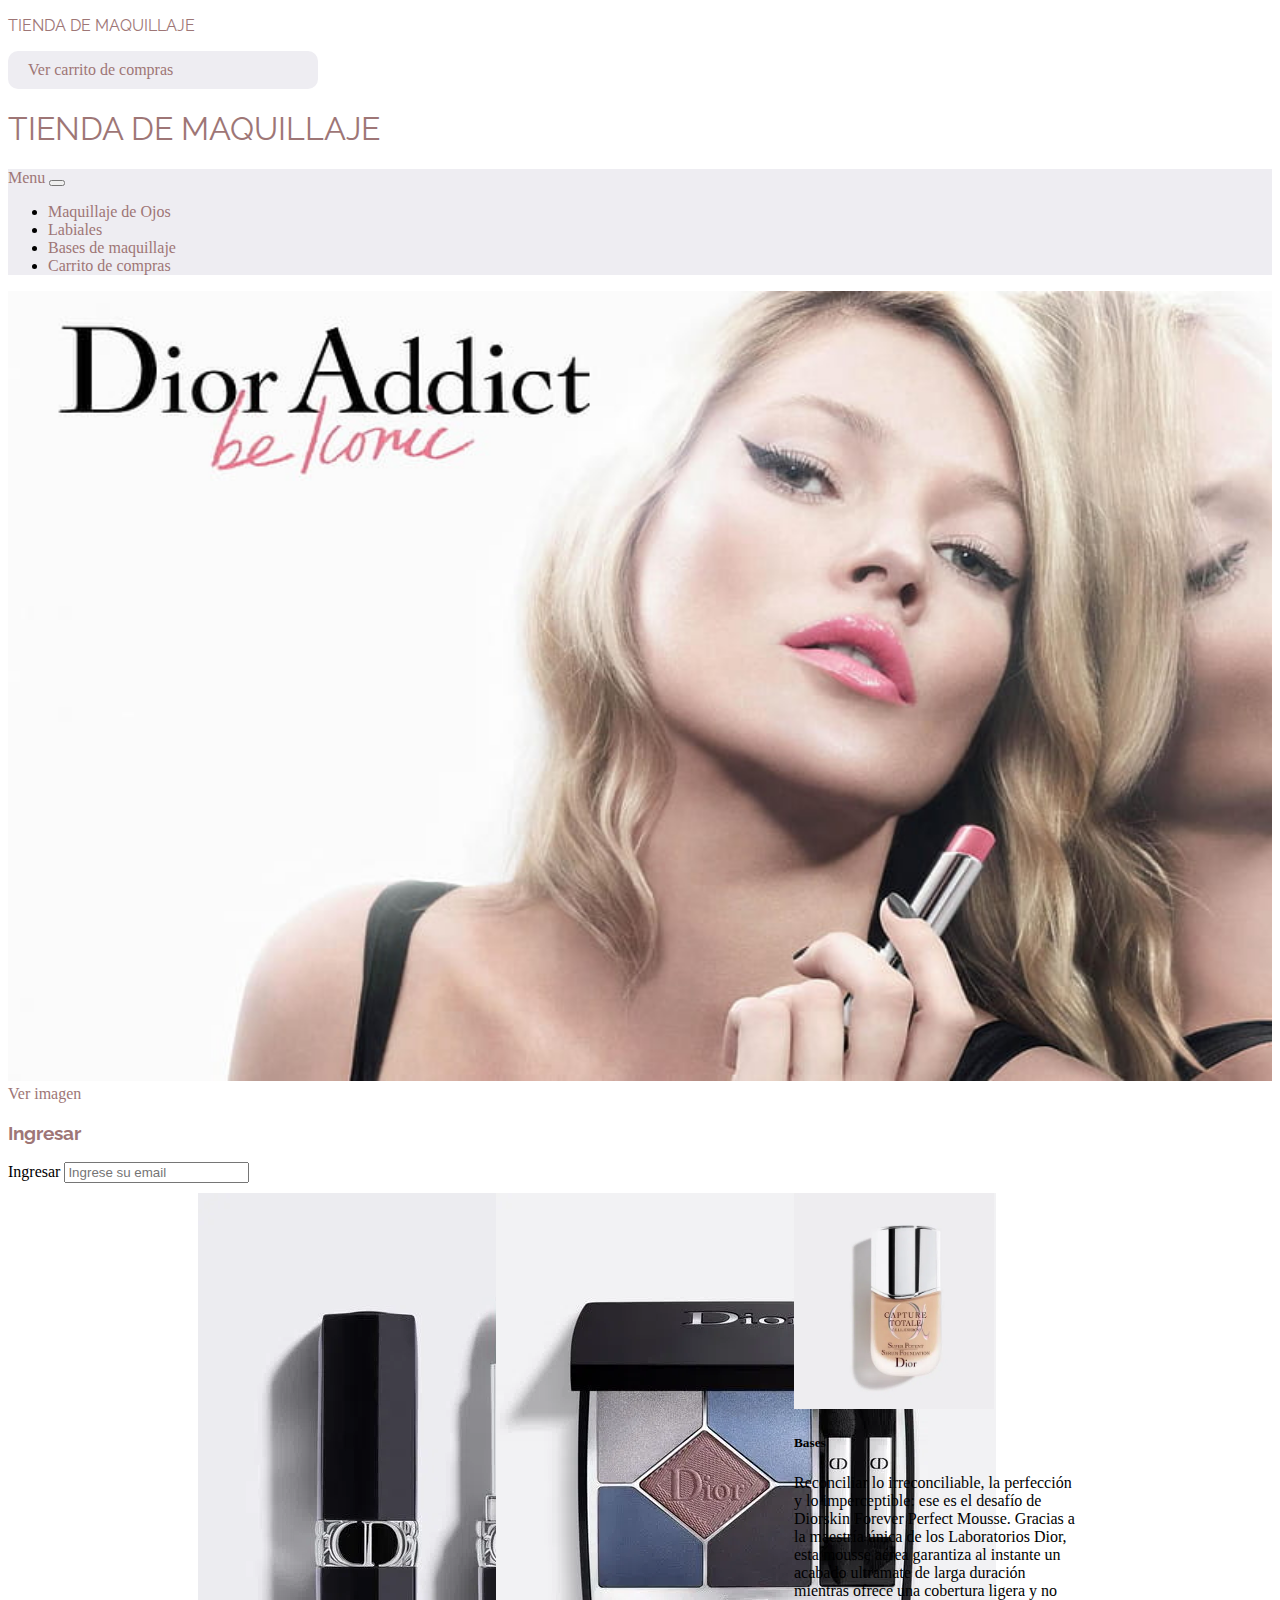
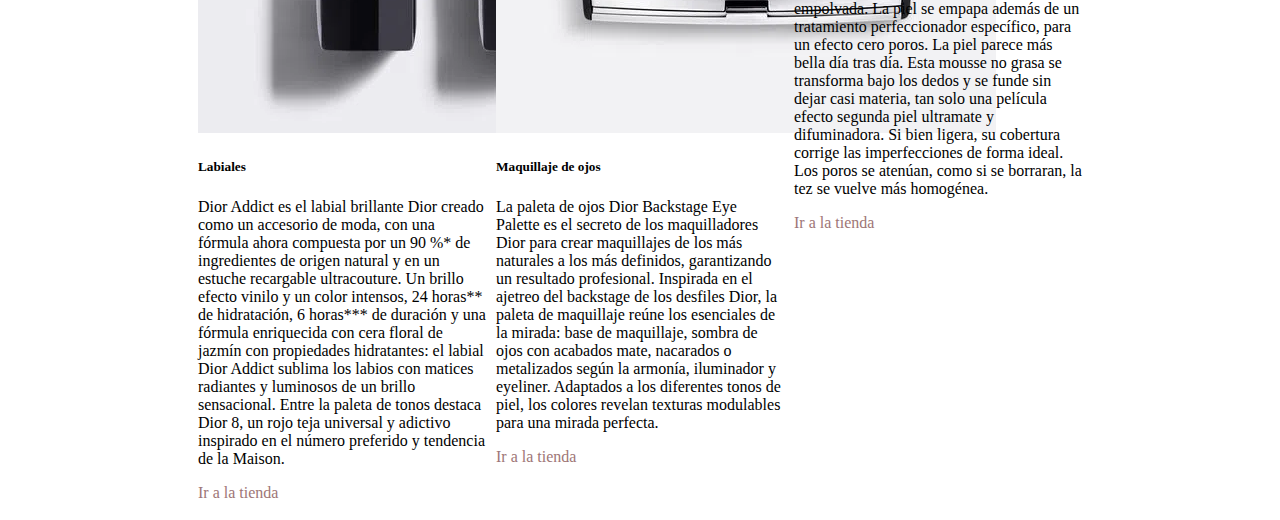
<file: Index.html>
<!DOCTYPE html>
<html lang="en">

<head>
    <meta charset="UTF-8">
    <meta http-equiv="X-UA-Compatible" content="IE=edge">
    <meta name="viewport" content="width=device-width, initial-scale=1.0">
    <meta name="description" content="Productos de maquillaje originales importados en cuotas">
    <meta name="keywords" content="maquillajes, dior, importados, labiales, sombras,bases">
    <link rel="shortcut icon" href="./images/imagenes/logo dior.png.jpg" type="image/x-icon">
    <link rel="preconnect" href="https://fonts.googleapis.com">
    <link rel="preconnect" href="https://fonts.gstatic.com" crossorigin>
    <link href="https://fonts.googleapis.com/css2?family=Raleway:ital,wght@0,500;1,400&display=swap" rel="stylesheet">
    <link href="https://cdn.jsdelivr.net/npm/bootstrap@5.3.0-alpha2/dist/css/bootstrap.min.css" rel="stylesheet" integrity="sha384-aFq/bzH65dt+w6FI2ooMVUpc+21e0SRygnTpmBvdBgSdnuTN7QbdgL+OapgHtvPp" crossorigin="anonymous">
    <link rel="stylesheet" href="./css/main.css"> 
    <title>Tienda de Maquillaje</title>
</head>
<div></div>
<body>
    <header
    class="encabezado">
    
        <p> TIENDA DE MAQUILLAJE</p> 
    </header>
    
    <div 
    class="enlaces">
        <a href="./pages/carrito.html" target="_blank">Ver carrito de compras<a>
    </div>

    <h1 id="titulo"
    class="nombre"> TIENDA DE MAQUILLAJE
    </h1>
        
 
    <nav class="navbar" style="background-color: rgb(238 237 242);">
     <div class="container-fluid">
       <a class="navbar-brand" href="#">Menu</a>
        <button class="navbar-toggler" type="button" data-bs-toggle="collapse" data-bs-target="#navbarNav" aria-controls="navbarNav" aria-expanded="false" aria-label="Toggle navigation">
          <span class="navbar-toggler-icon"></span>
          </button>
          <div class="collapse navbar-collapse" id="navbarNav">
            <ul class="navbar-nav">
              <li class="nav-item">
                <a class="nav-link" aria-current="page" href="./pages/maquillaje ojos.html">Maquillaje de Ojos</a>
              </li>
              <li class="nav-item">
                <a class="nav-link" href="./pages/labios.html">Labiales</a>
              </li>
              <li class="nav-item">
                <a class="nav-link" href="./pages/bases.html">Bases de maquillaje</a>
              </li>
              <li class="nav-item">
                <a class="nav-link" href="./pages/carrito.html">Carrito de compras</a>
              </li>
            </ul>
          </div>
        </div>
      </nav>
    
    </div>

    <div>
    <img src="./images/imagenes/portada.jpg" alt="portada" alt="Dior Addict"
    width="100%">
    </div>
    <a href="./images/imagenes/portada.jpg" target="_blank"> Ver imagen</a>
    <div class="nombre">
    <h3>Ingresar</h3>
    </div>
    <form action="" method="get">
        
        <label form="ingresar">Ingresar</label>
        <Input type="email" id="ingresar" placeholder="Ingrese su email"></Input> 
    </form>
    
    <div class="container">
      
    
      <div class="muestra">
        <div class="item1" style="width: 18rem;">
            <img src="./images/imagenes/rouge.webp" class="card-img-top" alt="labiales">
            <div class="card-body">
              <h5 class="card-title">Labiales</h5>
              <p class="card-text"> Dior Addict es el labial brillante Dior creado como un accesorio de moda, con una fórmula ahora compuesta por un 90 %* de ingredientes de origen natural y en un estuche recargable ultracouture.

                Un brillo efecto vinilo y un color intensos, 24 horas** de hidratación, 6 horas*** de duración y una fórmula enriquecida con cera floral de jazmín con propiedades hidratantes: el labial Dior Addict sublima los labios con matices radiantes y luminosos de un brillo sensacional. Entre la paleta de tonos destaca Dior 8, un rojo teja universal y adictivo inspirado en el número preferido y tendencia de la Maison.</p>
              <a href="./images/imagenes/labios.webp" class="btn btn-primary">Ir a la tienda</a>
            </div>
          </div>

          <div class="item2" style="width: 18rem;">
            <img src="./images/imagenes/sombras.webp" class="card-img-top" alt="maquillaje-de-ojos">
            <div class="card-body">
              <h5 class="card-title">Maquillaje de ojos</h5>
              <p class="card-text">La paleta de ojos Dior Backstage Eye Palette es el secreto de los maquilladores Dior para crear maquillajes de los más naturales a los más definidos, garantizando un resultado profesional.

                Inspirada en el ajetreo del backstage de los desfiles Dior, la paleta de maquillaje reúne los esenciales de la mirada: base de maquillaje, sombra de ojos con acabados mate, nacarados o metalizados según la armonía, iluminador y eyeliner.
                
                Adaptados a los diferentes tonos de piel, los colores revelan texturas modulables para una mirada perfecta.</p>
              <a href="./pages/maquillaje ojos.html" class="btn btn-primary">Ir a la tienda</a>
            </div>
          </div>

          <div class="item" style="width: 18rem;">
            <img src="./images/imagenes/Name_1718.webp" class="card-img-top" alt="bases-de-maquillaje">
            <div class="card-body">
              <h5 class="card-title">Bases</h5>
              <p class="card-text">Reconciliar lo irreconciliable, la perfección y lo imperceptible: ese es el desafío de Diorskin Forever Perfect Mousse. Gracias a la maestría única de los Laboratorios Dior, esta mousse aérea garantiza al instante un acabado ultramate de larga duración mientras ofrece una cobertura ligera y no empolvada. La piel se empapa además de un tratamiento perfeccionador específico, para un efecto cero poros. La piel parece más bella día tras día. Esta mousse no grasa se transforma bajo los dedos y se funde sin dejar casi materia, tan solo una película efecto segunda piel ultramate y difuminadora. Si bien ligera, su cobertura corrige las imperfecciones de forma ideal. Los poros se atenúan, como si se borraran, la tez se vuelve más homogénea.</p>
              <a href="./pages/bases.html" class="btn btn-primary">Ir a la tienda</a>
            </div>
          </div>


    

           
    
        </div>

      </div>
    

 
    </div>
    <footer id="pie">



    </footer>

    <script src="https://cdn.jsdelivr.net/npm/@popperjs/core@2.11.7/dist/umd/popper.min.js" integrity="sha384-zYPOMqeu1DAVkHiLqWBUTcbYfZ8osu1Nd6Z89ify25QV9guujx43ITvfi12/QExE" crossorigin="anonymous"></script>
    <script src="https://cdn.jsdelivr.net/npm/bootstrap@5.3.0-alpha3/dist/js/bootstrap.min.js" integrity="sha384-Y4oOpwW3duJdCWv5ly8SCFYWqFDsfob/3GkgExXKV4idmbt98QcxXYs9UoXAB7BZ" crossorigin="anonymous"></script>
</body>
</html>
</file>
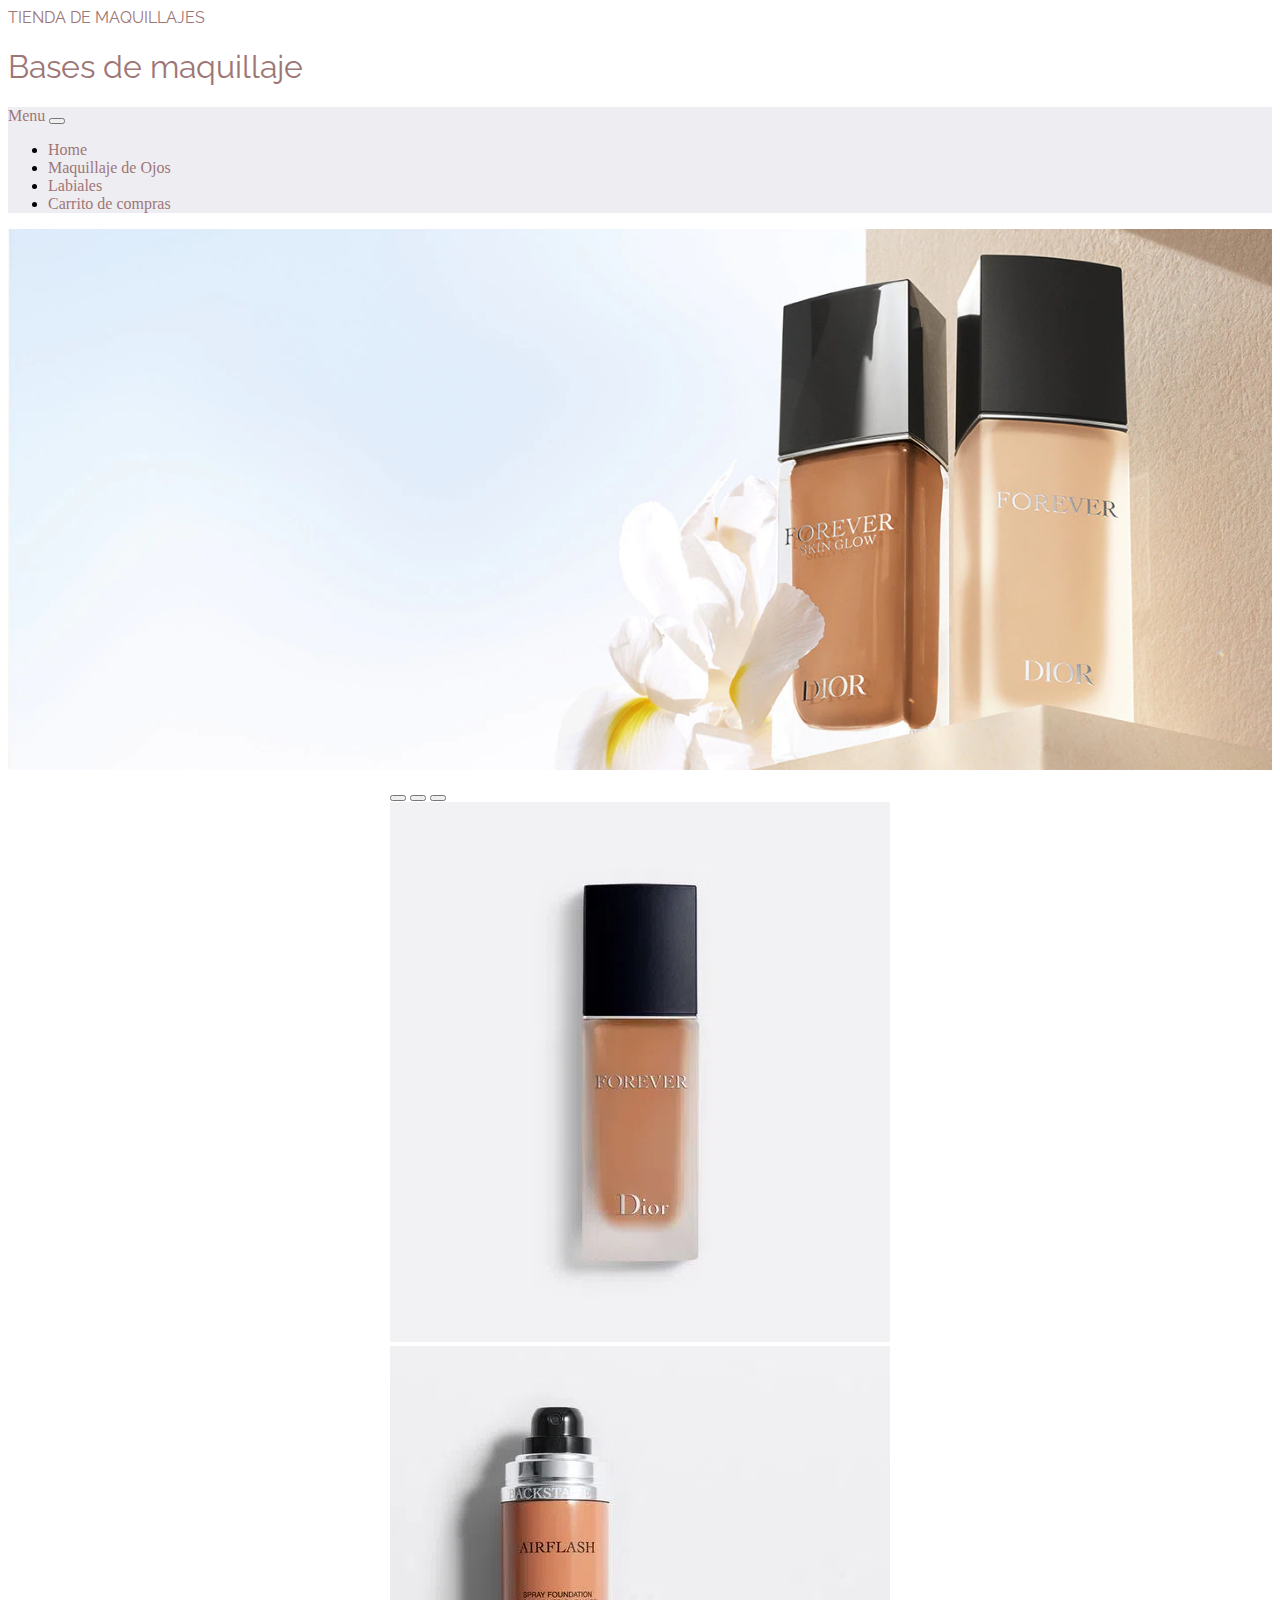
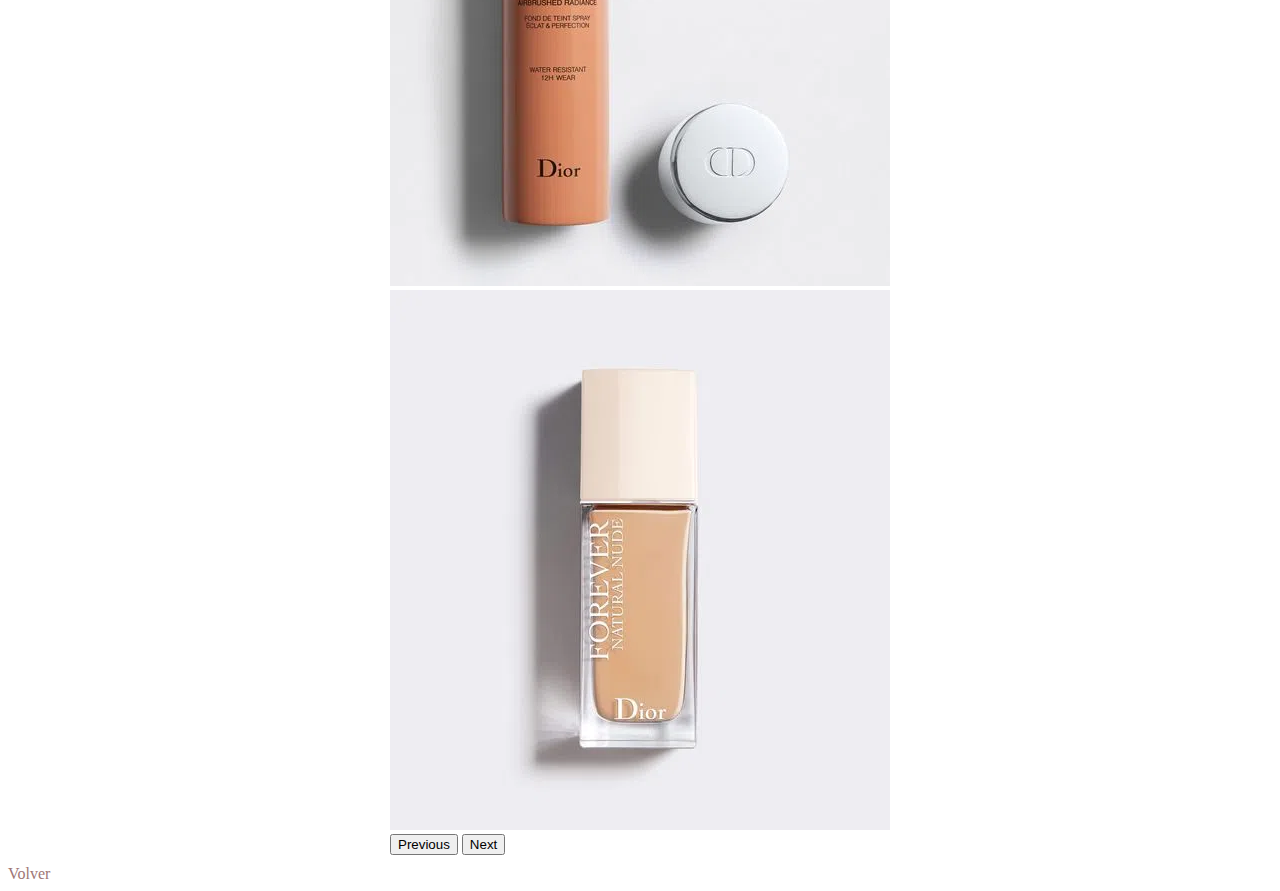
<file: pages/bases.html>
<!DOCTYPE html>
<html lang="en">
<head>
    <meta charset="UTF-8">
    <meta http-equiv="X-UA-Compatible" content="IE=edge">
    <meta name="viewport" content="width=device-width, initial-scale=1.0">
    <title>Bases de maquillaje</title>
    <meta name="description" content="Bases de maquillaje importados en cuotas">
    <meta name="keywords" content="maquillajes, dior, importados, labiales, sombras,bases">
    <link rel="shortcut icon" href="/images/imagenes/logo dior.png.jpg" type="image/x-icon">
    <link rel="preconnect" href="https://fonts.googleapis.com">
    <link rel="preconnect" href="https://fonts.gstatic.com" crossorigin>
    <link href="https://fonts.googleapis.com/css2?family=Raleway:ital,wght@0,500;1,400&display=swap" rel="stylesheet">
    <link href="https://cdn.jsdelivr.net/npm/bootstrap@5.3.0-alpha2/dist/css/bootstrap.min.css" rel="stylesheet" integrity="sha384-aFq/bzH65dt+w6FI2ooMVUpc+21e0SRygnTpmBvdBgSdnuTN7QbdgL+OapgHtvPp" crossorigin="anonymous">
    <link rel="stylesheet" href="/css/main.css">
  </head>

    


<body>
<header 
class="encabezado">
    TIENDA DE MAQUILLAJES
</header>

    <h1 id="bases"
    class="nombre">Bases de maquillaje</h1>

    <nav class="navbar" style="background-color: rgb(238 237 242);">
      <div class="container-fluid">
        <a class="navbar-brand" href="#">Menu</a>
         <button class="navbar-toggler" type="button" data-bs-toggle="collapse" data-bs-target="#navbarNav" aria-controls="navbarNav" aria-expanded="false" aria-label="Toggle navigation">
           <span class="navbar-toggler-icon"></span>
           </button>
           <div class="collapse navbar-collapse" id="navbarNav">
             <ul class="navbar-nav">
                <li class="nav-item">
                  <a class="nav-link" href="/index.html">Home</a>
                </li> 
                <li class="nav-item">
                 <a class="nav-link" aria-current="page" href="./maquillaje ojos.html">Maquillaje de Ojos</a>
               </li>
               <li class="nav-item">
                 <a class="nav-link" href="./labios.html">Labiales</a>
               </li>          
               <li class="nav-item">
                 <a class="nav-link" href="./carrito.html">Carrito de compras</a>
               </li>
             </ul>
           </div>
         </div>
       </nav>
     
     </div>

    <img src="/images/imagenes/bases.webp" width="100%" alt="bases">

    <div class="muestra">
       
            
        <div id="carouselExampleIndicators" class="carousel slide">
            <div class="carousel-indicators">
              <button type="button" data-bs-target="#carouselExampleIndicators" data-bs-slide-to="0" class="active" aria-current="true" aria-label="Slide 1"></button>
              <button type="button" data-bs-target="#carouselExampleIndicators" data-bs-slide-to="1" aria-label="Slide 2"></button>
              <button type="button" data-bs-target="#carouselExampleIndicators" data-bs-slide-to="2" aria-label="Slide 3"></button>
            </div>
            <div class="carousel-inner">
              <div class="carousel-item active">
                <img src="/images/imagenes/base_1.webp" class="d-block w-100" alt="Bases fluidas">
              </div>
              <div class="carousel-item">
                <img src="/images/imagenes/base_2.webp" class="d-block w-100" alt="base cobertura">
              </div>
              <div class="carousel-item">
                <img src="/images/imagenes/base_3.webp" class="d-block w-100" alt="base cobertura baja">
              </div>
            </div>
            <button class="carousel-control-prev" type="button" data-bs-target="#carouselExampleIndicators" data-bs-slide="prev">
              <span class="carousel-control-prev-icon" aria-hidden="true"></span>
              <span class="visually-hidden">Previous</span>
            </button>
            <button class="carousel-control-next" type="button" data-bs-target="#carouselExampleIndicators" data-bs-slide="next">
              <span class="carousel-control-next-icon" aria-hidden="true"></span>
              <span class="visually-hidden">Next</span>
            </button>
          </div>
           
    
    </div>


    <div>
        <a href="/index.html">Volver</a>
    </div>






    <script src="https://cdn.jsdelivr.net/npm/@popperjs/core@2.11.7/dist/umd/popper.min.js" integrity="sha384-zYPOMqeu1DAVkHiLqWBUTcbYfZ8osu1Nd6Z89ify25QV9guujx43ITvfi12/QExE" crossorigin="anonymous"></script>
<script src="https://cdn.jsdelivr.net/npm/bootstrap@5.3.0-alpha3/dist/js/bootstrap.min.js" integrity="sha384-Y4oOpwW3duJdCWv5ly8SCFYWqFDsfob/3GkgExXKV4idmbt98QcxXYs9UoXAB7BZ" crossorigin="anonymous"></script>

    
</body>
</html>
</file>
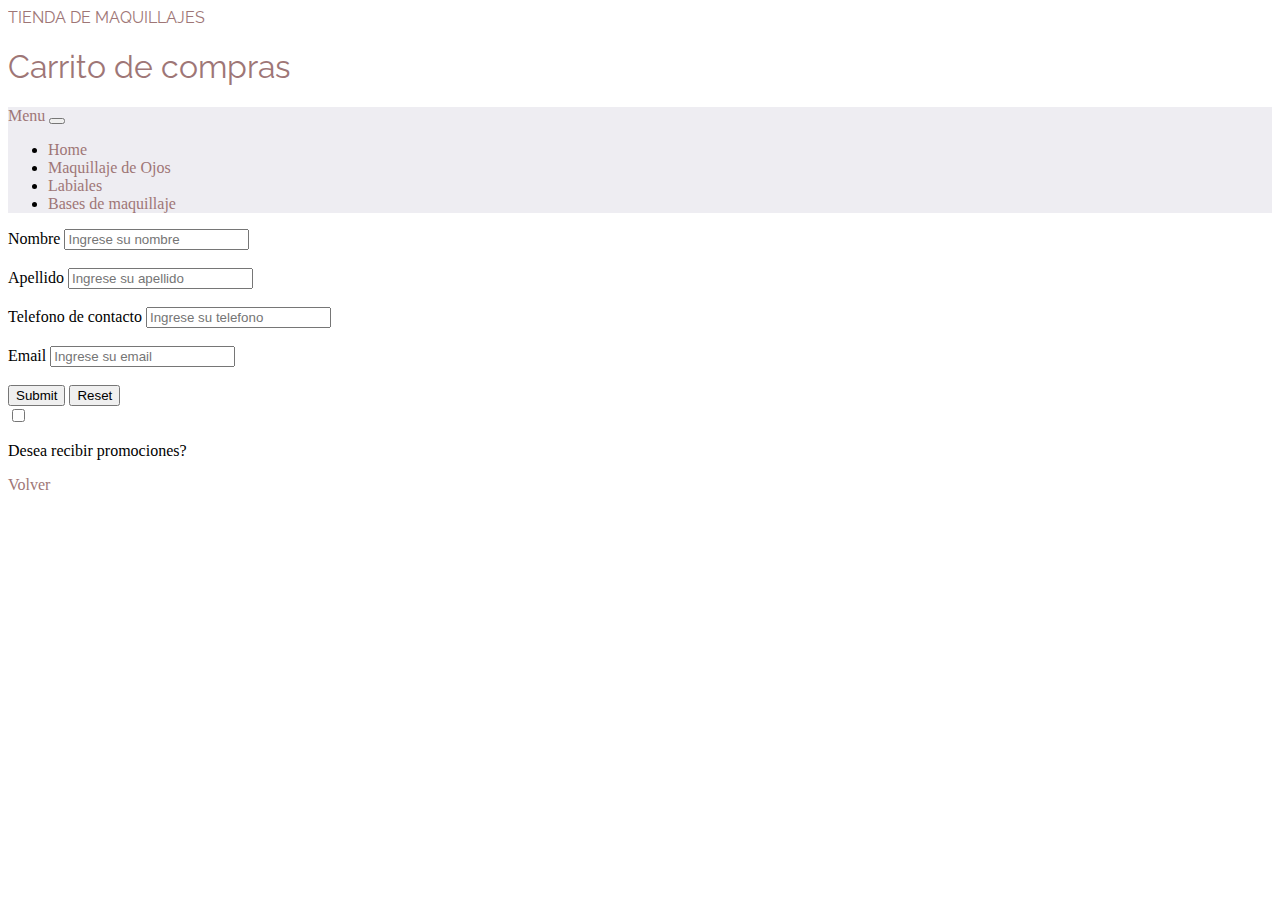
<file: pages/carrito.html>
<!DOCTYPE html>
<html lang="en">
<head>
    <meta charset="UTF-8">
    <meta http-equiv="X-UA-Compatible" content="IE=edge">
    <meta name="viewport" content="width=device-width, initial-scale=1.0">
    <title>Carrito de compras</title>
    <meta name="description" content="Carrito de compras de la tienda de maquillaje de productos importados">
    <meta name="keywords" content="maquillajes, dior, importados, labiales, sombras,bases, originales">
    <link rel="shortcut icon" href="/images/imagenes/logo dior.png.jpg" type="image/x-icon">
    <link rel="preconnect" href="https://fonts.googleapis.com">
    <link rel="preconnect" href="https://fonts.gstatic.com" crossorigin>
    <link href="https://fonts.googleapis.com/css2?family=Raleway:ital,wght@0,500;1,400&display=swap" rel="stylesheet">
    <link href="https://cdn.jsdelivr.net/npm/bootstrap@5.3.0-alpha2/dist/css/bootstrap.min.css" rel="stylesheet" integrity="sha384-aFq/bzH65dt+w6FI2ooMVUpc+21e0SRygnTpmBvdBgSdnuTN7QbdgL+OapgHtvPp" crossorigin="anonymous">
    <link rel="stylesheet" href="/css/main.css">
 

</head>


<body>

 <header
   class="encabezado">
    TIENDA DE MAQUILLAJES
  </header>


  <div>
    <h1 id="carrito"
    class="nombre">Carrito de compras</h1>
  </div>

  <nav class="navbar" style="background-color: rgb(238 237 242);">
    <div class="container-fluid">
      <a class="navbar-brand" href="#">Menu</a>
       <button class="navbar-toggler" type="button" data-bs-toggle="collapse" data-bs-target="#navbarNav" aria-controls="navbarNav" aria-expanded="false" aria-label="Toggle navigation">
          <span class="navbar-toggler-icon"></span>
           </button>
           <div class="collapse navbar-collapse" id="navbarNav">
            <ul class="navbar-nav">
             <li class="nav-item">
               <a class="nav-link" href="/index.html">Home</a>      
              </li> 
              <li class="nav-item">
                <a class="nav-link" aria-current="page" href="./maquillaje ojos.html">Maquillaje de Ojos</a>
             </li>
             <li class="nav-item">
                <a class="nav-link" href="./labios.html">Labiales</a>
             </li>          
             <li class="nav-item">
               <a class="nav-link" href="./bases.html">Bases de maquillaje</a>
              </li>
           </ul>
          </div>
        </div>
  </nav>
       

  

  <div class="container">        
      
    <form action="" method="get">

      <label form="Nombre">Nombre</label> 
      <input type="text" id="Nombre" placeholder="Ingrese su nombre" required></imput>
      <br><br>
   
      <label form="Apellido">Apellido</label>
      <input type="text" id="Apellido" placeholder="Ingrese su apellido"required></imput>
      <br><br>

      <label form="Telefono de contacto">Telefono de contacto</label>
      <input type="text" id="Telefono de contacto" placeholder="Ingrese su telefono"required></imput>
      <br><br>

      <label form="email">Email</label>
      <input type="text" id="Email" placeholder="Ingrese su email"required></imput>    
      <br><br>

      

      <input type="submit" valor="Enviar">
      <input type="reset" valor="Borrar todo">
        
        
      <div>  
      <input type="checkbox">       
      <p>Desea recibir promociones?</p>
      </div>
        
    </form>
    </div>
      
    

    <div>
        <a href="/index.html">Volver</a>
    </div>
    <script src="https://cdn.jsdelivr.net/npm/@popperjs/core@2.11.7/dist/umd/popper.min.js" integrity="sha384-zYPOMqeu1DAVkHiLqWBUTcbYfZ8osu1Nd6Z89ify25QV9guujx43ITvfi12/QExE" crossorigin="anonymous"></script>
    <script src="https://cdn.jsdelivr.net/npm/bootstrap@5.3.0-alpha3/dist/js/bootstrap.min.js" integrity="sha384-Y4oOpwW3duJdCWv5ly8SCFYWqFDsfob/3GkgExXKV4idmbt98QcxXYs9UoXAB7BZ" crossorigin="anonymous"></script>


</body>
</html>
</file>
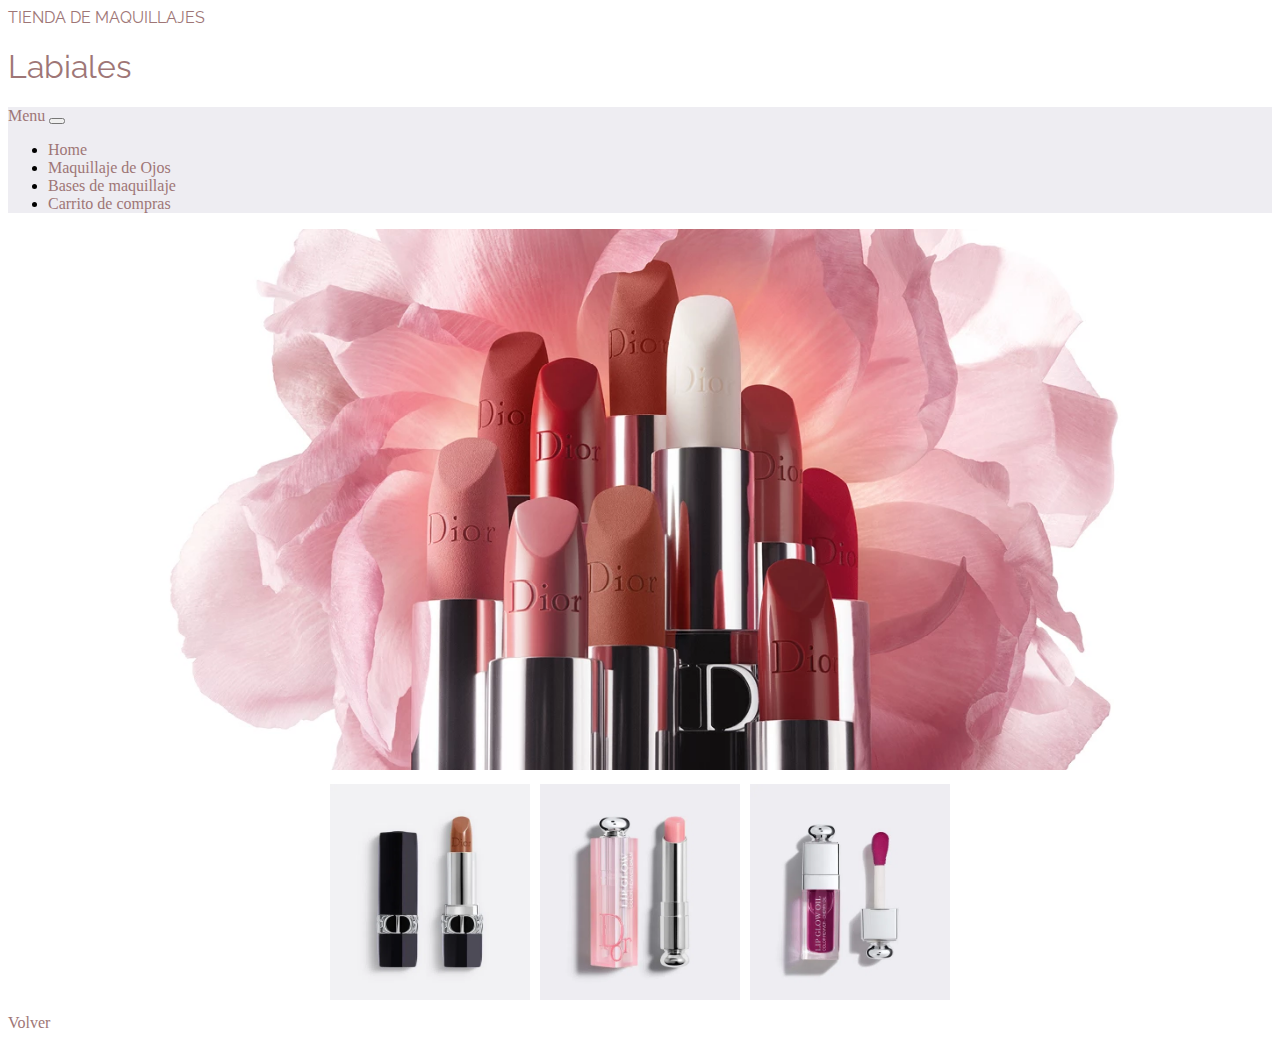
<file: pages/labios.html>
<!DOCTYPE html>
<html lang="en">
<head>
    <meta charset="UTF-8">
    <meta http-equiv="X-UA-Compatible" content="IE=edge">
    <meta name="viewport" content="width=device-width, initial-scale=1.0">
    <meta name="description" content="Labiales importados en cuotas">
    <meta name="keywords" content="maquillajes, dior, importados, labiales, sombras,bases">
    <link rel="shortcut icon" href="/images/imagenes/logo dior.png.jpg" type="image/x-icon">
    <link rel="preconnect" href="https://fonts.googleapis.com">
    <link rel="preconnect" href="https://fonts.gstatic.com" crossorigin>
    <link href="https://fonts.googleapis.com/css2?family=Raleway:ital,wght@0,500;1,400&display=swap" rel="stylesheet">
    <link href="https://cdn.jsdelivr.net/npm/bootstrap@5.3.0-alpha2/dist/css/bootstrap.min.css" rel="stylesheet" integrity="sha384-aFq/bzH65dt+w6FI2ooMVUpc+21e0SRygnTpmBvdBgSdnuTN7QbdgL+OapgHtvPp" crossorigin="anonymous">
    <link rel="stylesheet" href="/css/main.css">
   
    <title>Labiales</title>
</head>
<div></div>

<body>
    <header 
class="encabezado">
    TIENDA DE MAQUILLAJES
    </header>
    <div></div>

    <h1 id="labiales"
    class="nombre">Labiales</h1>
    

    <nav class="navbar" style="background-color: rgb(238 237 242);">
        <div class="container-fluid">
          <a class="navbar-brand" href="#">Menu</a>
           <button class="navbar-toggler" type="button" data-bs-toggle="collapse" data-bs-target="#navbarNav" aria-controls="navbarNav" aria-expanded="false" aria-label="Toggle navigation">
             <span class="navbar-toggler-icon"></span>
             </button>
             <div class="collapse navbar-collapse" id="navbarNav">
               <ul class="navbar-nav">
                  <li class="nav-item">
                    <a class="nav-link" href="/index.html">Home</a>
                  </li> 
                  <li class="nav-item">
                   <a class="nav-link" aria-current="page" href="./maquillaje ojos.html">Maquillaje de Ojos</a>
                 </li>
                 <li class="nav-item">
                   <a class="nav-link" href="./bases.html"> Bases de maquillaje</a>
                 </li>          
                 <li class="nav-item">
                   <a class="nav-link" href="./carrito.html">Carrito de compras</a>
                 </li>
               </ul>
             </div>
           </div>
         </nav>
       
      

    <img src="/images/imagenes/labios.webp" width="100%">

    <div class="muestra">
        <div class="item">
            <img src="/images/imagenes/labial_1.webp" alt="labial humectante">
        </div>
        <div class="item">
            <img src="/images/imagenes/labial_2.webp" alt="balsamo humectante color">
        </div>
        <div class="item">
            <img src="/images/imagenes/labial_3.webp" alt="aceite labial color">
        </div>
        
    </div>






    <div>
        <a href="/Index.html">Volver</a>
    </div>
    <script src="https://cdn.jsdelivr.net/npm/@popperjs/core@2.11.7/dist/umd/popper.min.js" integrity="sha384-zYPOMqeu1DAVkHiLqWBUTcbYfZ8osu1Nd6Z89ify25QV9guujx43ITvfi12/QExE" crossorigin="anonymous"></script>
    <script src="https://cdn.jsdelivr.net/npm/bootstrap@5.3.0-alpha3/dist/js/bootstrap.min.js" integrity="sha384-Y4oOpwW3duJdCWv5ly8SCFYWqFDsfob/3GkgExXKV4idmbt98QcxXYs9UoXAB7BZ" crossorigin="anonymous"></script>  
</body>

<div></div>



</html>
</file>
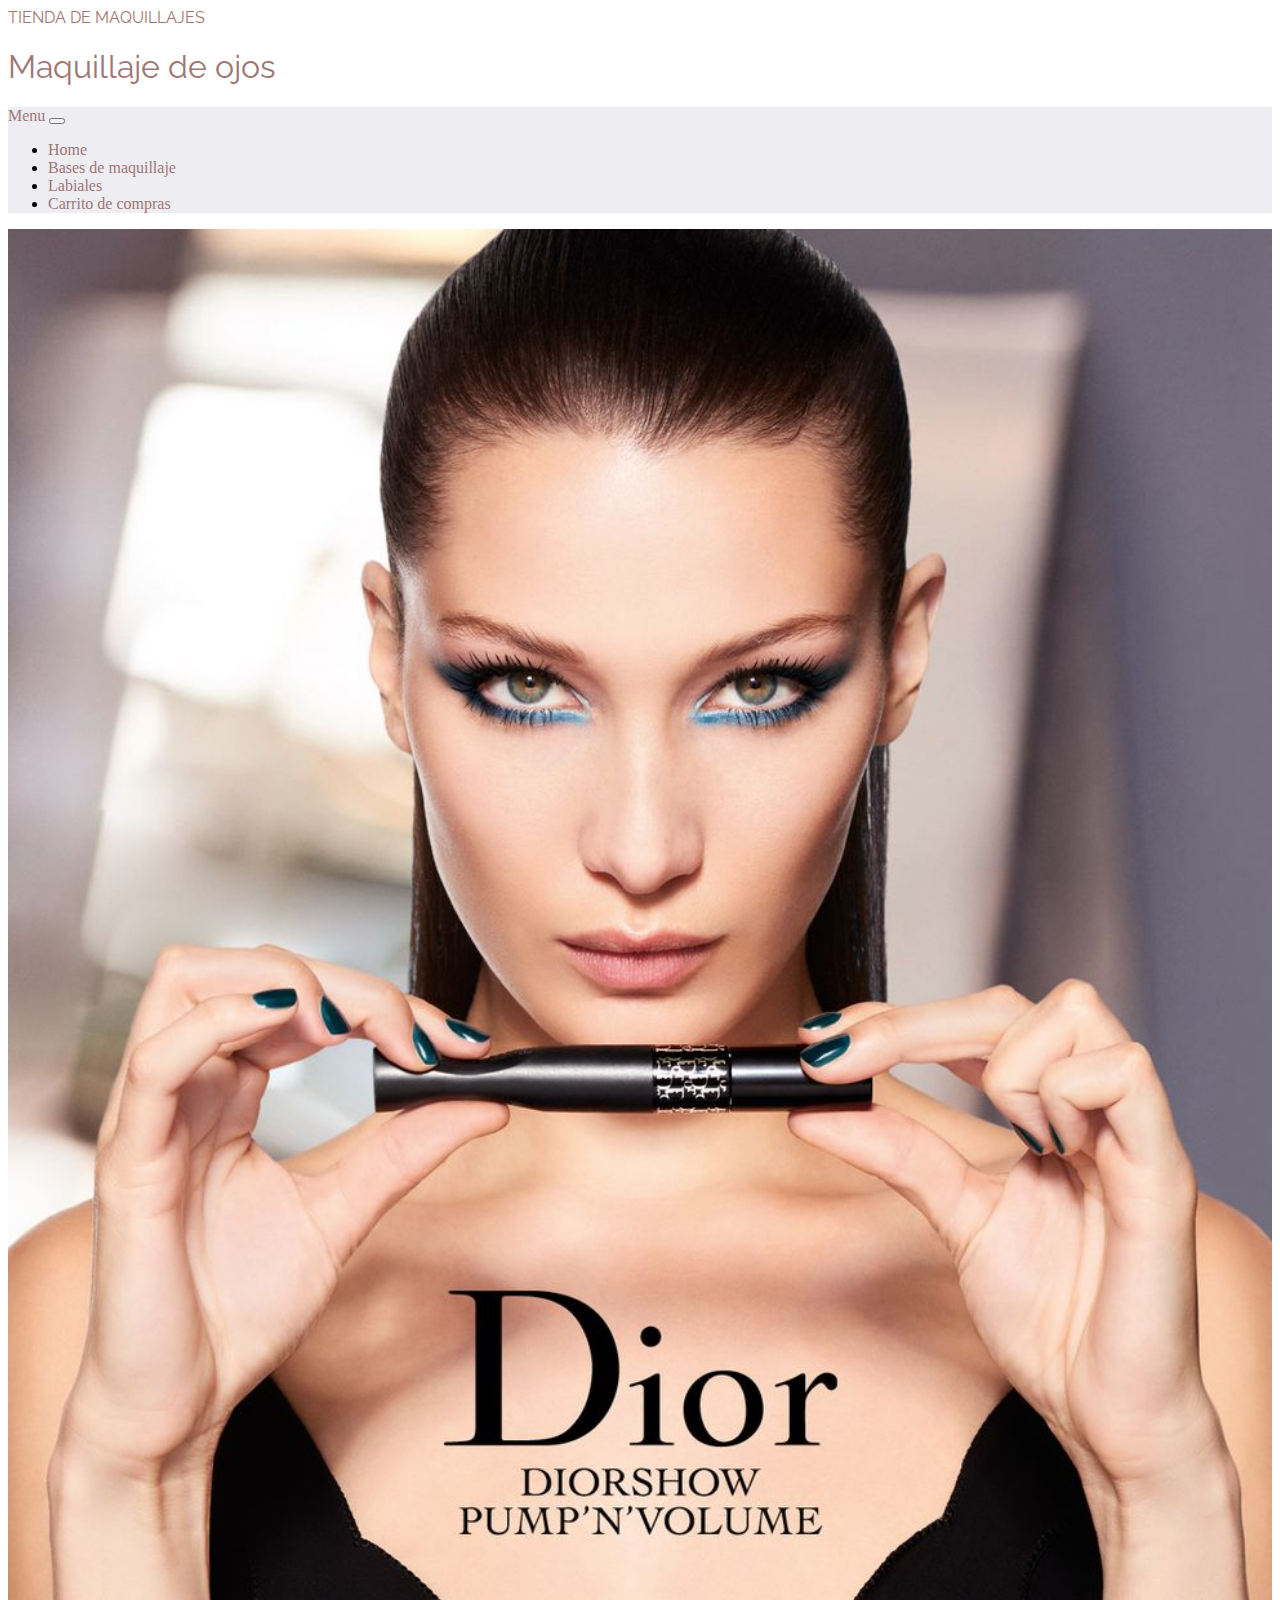
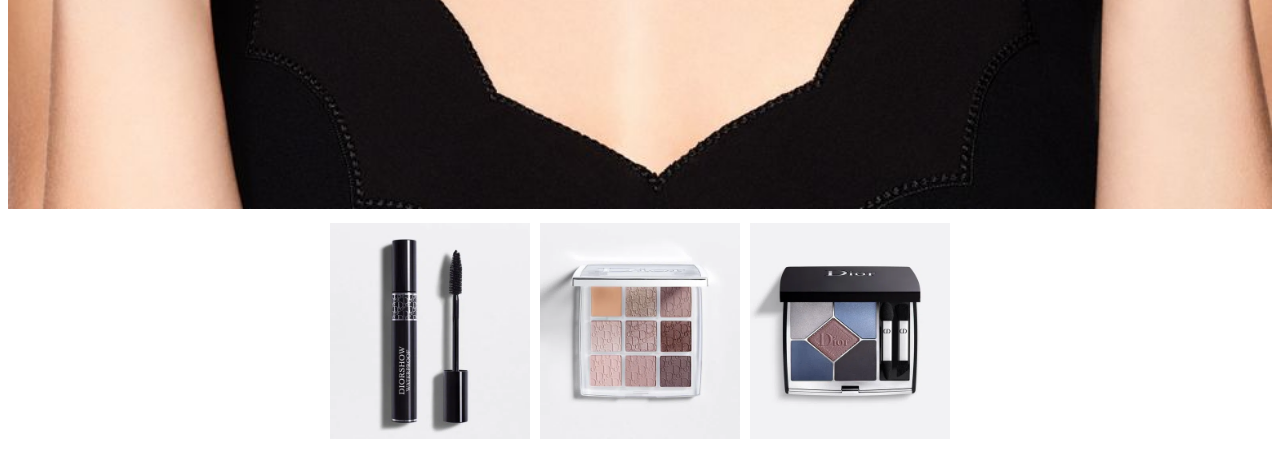
<file: pages/maquillaje ojos.html>
<!DOCTYPE html>
<html lang="en">
<head>
    <meta charset="UTF-8">
    <meta http-equiv="X-UA-Compatible" content="IE=edge">
    <meta name="viewport" content="width=device-width, initial-scale=1.0">
    <meta name="description" content="Sombras de ojos importadas y en cuotas">
    <meta name="keywords" content="maquillajes, dior, importados, labiales, sombras, bases">
    <link rel="shortcut icon" href="/images/imagenes/logo dior.png.jpg" type="image/x-icon">
    <link rel="preconnect" href="https://fonts.googleapis.com">
    <link rel="preconnect" href="https://fonts.gstatic.com" crossorigin>
    <link href="https://fonts.googleapis.com/css2?family=Raleway:ital,wght@0,500;1,400&display=swap" rel="stylesheet">
    <link href="https://cdn.jsdelivr.net/npm/bootstrap@5.3.0-alpha2/dist/css/bootstrap.min.css" rel="stylesheet" integrity="sha384-aFq/bzH65dt+w6FI2ooMVUpc+21e0SRygnTpmBvdBgSdnuTN7QbdgL+OapgHtvPp" crossorigin="anonymous">
    <link rel="stylesheet" href="/css/main.css">

    <title>Maquillaje de ojos</title>

</head>
<div></div>

<body>
    <header 
    class="encabezado">
        TIENDA DE MAQUILLAJES
    </header>
    <div></div>
    <h1 id="ojos"
    class="nombre">Maquillaje de ojos</h1>

    <nav class="navbar" style="background-color: rgb(238 237 242);">
        <div class="container-fluid">
          <a class="navbar-brand" href="#">Menu</a>
           <button class="navbar-toggler" type="button" data-bs-toggle="collapse" data-bs-target="#navbarNav" aria-controls="navbarNav" aria-expanded="false" aria-label="Toggle navigation">
             <span class="navbar-toggler-icon"></span>
             </button>
             <div class="collapse navbar-collapse" id="navbarNav">
               <ul class="navbar-nav">
                  <li class="nav-item">
                    <a class="nav-link" href="/index.html">Home</a>
                  </li> 
                  <li class="nav-item">
                   <a class="nav-link" aria-current="page" href="./bases.html">Bases de maquillaje</a>
                 </li>
                 <li class="nav-item">
                   <a class="nav-link" href="./labios.html">Labiales</a>
                 </li>          
                 <li class="nav-item">
                   <a class="nav-link" href="./carrito.html">Carrito de compras</a>
                 </li>
               </ul>
             </div>
           </div>
         </nav>
       

    <img src="/images/imagenes/ojos.jpg" width="100%">

    <div class="muestra">
        <div class="item">
            <img src="/images/imagenes/ojos_1.webp" alt="mascara-pestanas">
        </div>
        <div class="item">
            <img src="/images/imagenes/ojos_2.webp" alt="sombras">
        </div>
        <div class="item">
            <img src="/images/imagenes/sombras.webp" alt="sombras_pigmentadas">
    </div>





   
    
    <script src="https://cdn.jsdelivr.net/npm/@popperjs/core@2.11.7/dist/umd/popper.min.js" integrity="sha384-zYPOMqeu1DAVkHiLqWBUTcbYfZ8osu1Nd6Z89ify25QV9guujx43ITvfi12/QExE" crossorigin="anonymous"></script>
    <script src="https://cdn.jsdelivr.net/npm/bootstrap@5.3.0-alpha3/dist/js/bootstrap.min.js" integrity="sha384-Y4oOpwW3duJdCWv5ly8SCFYWqFDsfob/3GkgExXKV4idmbt98QcxXYs9UoXAB7BZ" crossorigin="anonymous"></script>
</body>

</html>
</file>
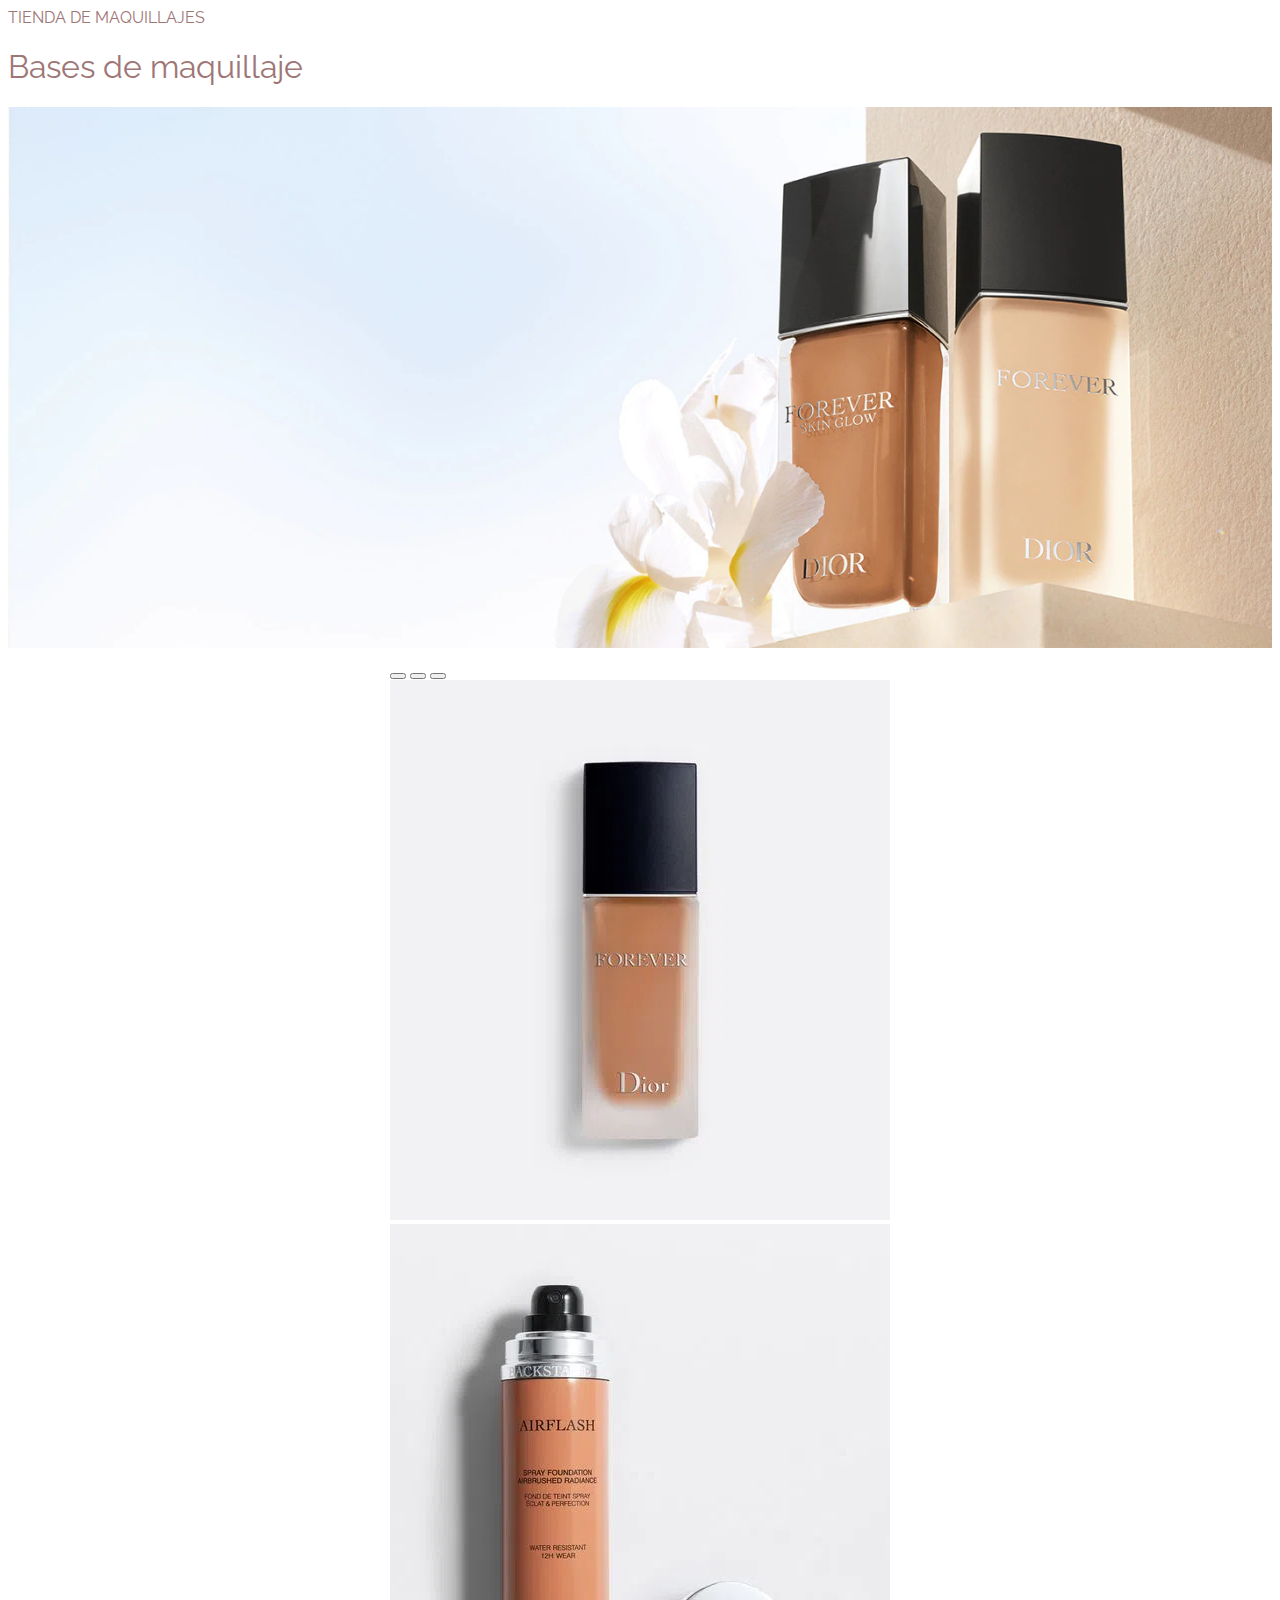
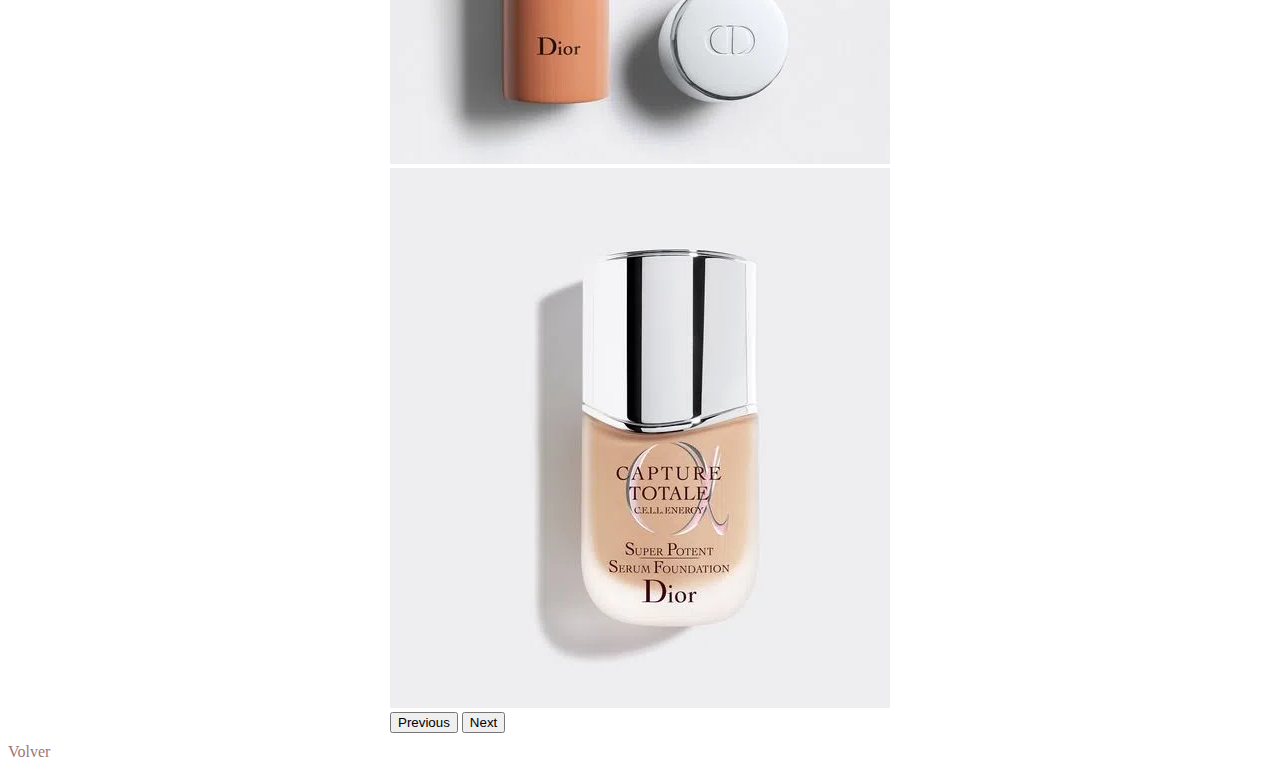
<file: prueba/bases.html>
<!DOCTYPE html>
<html lang="en">
<head>
    <meta charset="UTF-8">
    <meta http-equiv="X-UA-Compatible" content="IE=edge">
    <meta name="viewport" content="width=device-width, initial-scale=1.0">
    <title>Bases de maquillaje</title>
    <meta name="description" content="Bases de maquillaje importados en cuotas">
    <meta name="keywords" content="maquillajes, dior, importados, labiales, sombras,bases">
    <link rel="shortcut icon" href="logo dior.png.jpg" type="image/x-icon">
    <link rel="preconnect" href="https://fonts.googleapis.com">
    <link rel="preconnect" href="https://fonts.gstatic.com" crossorigin>
    <link href="https://fonts.googleapis.com/css2?family=Raleway:ital,wght@0,500;1,400&display=swap" rel="stylesheet">
    <link href="https://cdn.jsdelivr.net/npm/bootstrap@5.3.0-alpha2/dist/css/bootstrap.min.css" rel="stylesheet" integrity="sha384-aFq/bzH65dt+w6FI2ooMVUpc+21e0SRygnTpmBvdBgSdnuTN7QbdgL+OapgHtvPp" crossorigin="anonymous">
    <link rel="stylesheet" href="./main.css">
  </head>

    


<body>
<header 
class="encabezado">
    TIENDA DE MAQUILLAJES
</header>

    <h1 id="bases"
    class="nombre">Bases de maquillaje</h1>
    <img src="./imagenes/bases.webp" width="100%" alt="bases">

    <div class="muestra">
       
            
        <div id="carouselExampleIndicators" class="carousel slide">
            <div class="carousel-indicators">
              <button type="button" data-bs-target="#carouselExampleIndicators" data-bs-slide-to="0" class="active" aria-current="true" aria-label="Slide 1"></button>
              <button type="button" data-bs-target="#carouselExampleIndicators" data-bs-slide-to="1" aria-label="Slide 2"></button>
              <button type="button" data-bs-target="#carouselExampleIndicators" data-bs-slide-to="2" aria-label="Slide 3"></button>
            </div>
            <div class="carousel-inner">
              <div class="carousel-item active">
                <img src="./imagenes/base_1.webp" class="d-block w-100" alt="Bases fluidas">
              </div>
              <div class="carousel-item">
                <img src="./imagenes/base_2.webp" class="d-block w-100" alt="base cobertura">
              </div>
              <div class="carousel-item">
                <img src="./imagenes/Name_1718.webp" class="d-block w-100" alt="base cobertura baja">
              </div>
            </div>
            <button class="carousel-control-prev" type="button" data-bs-target="#carouselExampleIndicators" data-bs-slide="prev">
              <span class="carousel-control-prev-icon" aria-hidden="true"></span>
              <span class="visually-hidden">Previous</span>
            </button>
            <button class="carousel-control-next" type="button" data-bs-target="#carouselExampleIndicators" data-bs-slide="next">
              <span class="carousel-control-next-icon" aria-hidden="true"></span>
              <span class="visually-hidden">Next</span>
            </button>
          </div>
           
    
    </div>


    <div>
        <a href="/Index.html">Volver</a>
    </div>






    <script src="https://cdn.jsdelivr.net/npm/@popperjs/core@2.11.7/dist/umd/popper.min.js" integrity="sha384-zYPOMqeu1DAVkHiLqWBUTcbYfZ8osu1Nd6Z89ify25QV9guujx43ITvfi12/QExE" crossorigin="anonymous"></script>
<script src="https://cdn.jsdelivr.net/npm/bootstrap@5.3.0-alpha3/dist/js/bootstrap.min.js" integrity="sha384-Y4oOpwW3duJdCWv5ly8SCFYWqFDsfob/3GkgExXKV4idmbt98QcxXYs9UoXAB7BZ" crossorigin="anonymous"></script>

    
</body>
</html>
</file>
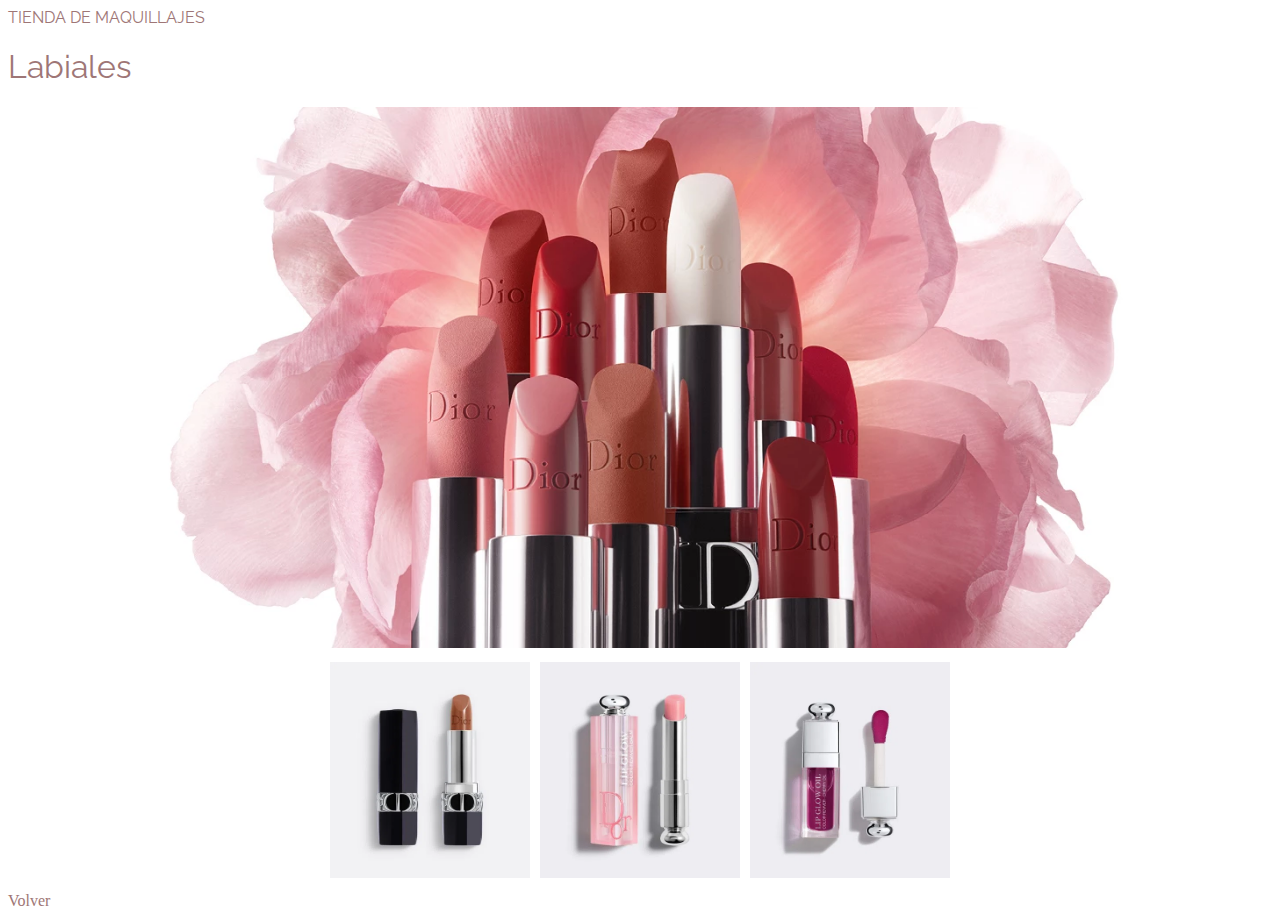
<file: prueba/labios.html>
<!DOCTYPE html>
<html lang="en">
<head>
    <meta charset="UTF-8">
    <meta http-equiv="X-UA-Compatible" content="IE=edge">
    <meta name="viewport" content="width=device-width, initial-scale=1.0">
    <meta name="description" content="Labiales importados en cuotas">
    <meta name="keywords" content="maquillajes, dior, importados, labiales, sombras,bases">
    <link rel="shortcut icon" href="./imagenes/logo dior.png.jpg" type="image/x-icon">
    <link rel="preconnect" href="https://fonts.googleapis.com">
    <link rel="preconnect" href="https://fonts.gstatic.com" crossorigin>
    <link href="https://fonts.googleapis.com/css2?family=Raleway:ital,wght@0,500;1,400&display=swap" rel="stylesheet">
    <link href="https://cdn.jsdelivr.net/npm/bootstrap@5.3.0-alpha2/dist/css/bootstrap.min.css" rel="stylesheet" integrity="sha384-aFq/bzH65dt+w6FI2ooMVUpc+21e0SRygnTpmBvdBgSdnuTN7QbdgL+OapgHtvPp" crossorigin="anonymous">
    <link rel="stylesheet" href="./main.css">
   
    <title>Labiales</title>
</head>
<div></div>

<body>
    <header 
class="encabezado">
    TIENDA DE MAQUILLAJES
    </header>
    <div></div>

    <h1 id="labiales"
    class="nombre">Labiales</h1>
    <img src="./imagenes/labios.webp" width="100%">

    <div class="muestra">
        <div class="item">
            <img src="./imagenes/labial_1.webp" alt="labial humectante">
        </div>
        <div class="item">
            <img src="./imagenes/labial_2.webp" alt="balsamo humectante color">
        </div>
        <div class="item">
            <img src="./imagenes/labial_3.webp" alt="aceite labial color">
        </div>
        
    </div>






    <div>
        <a href="/Index.html">Volver</a>
    </div>
    <script src="https://cdn.jsdelivr.net/npm/@popperjs/core@2.11.7/dist/umd/popper.min.js" integrity="sha384-zYPOMqeu1DAVkHiLqWBUTcbYfZ8osu1Nd6Z89ify25QV9guujx43ITvfi12/QExE" crossorigin="anonymous"></script>
    <script src="https://cdn.jsdelivr.net/npm/bootstrap@5.3.0-alpha3/dist/js/bootstrap.min.js" integrity="sha384-Y4oOpwW3duJdCWv5ly8SCFYWqFDsfob/3GkgExXKV4idmbt98QcxXYs9UoXAB7BZ" crossorigin="anonymous"></script>  
</body>

<div></div>



</html>
</file>
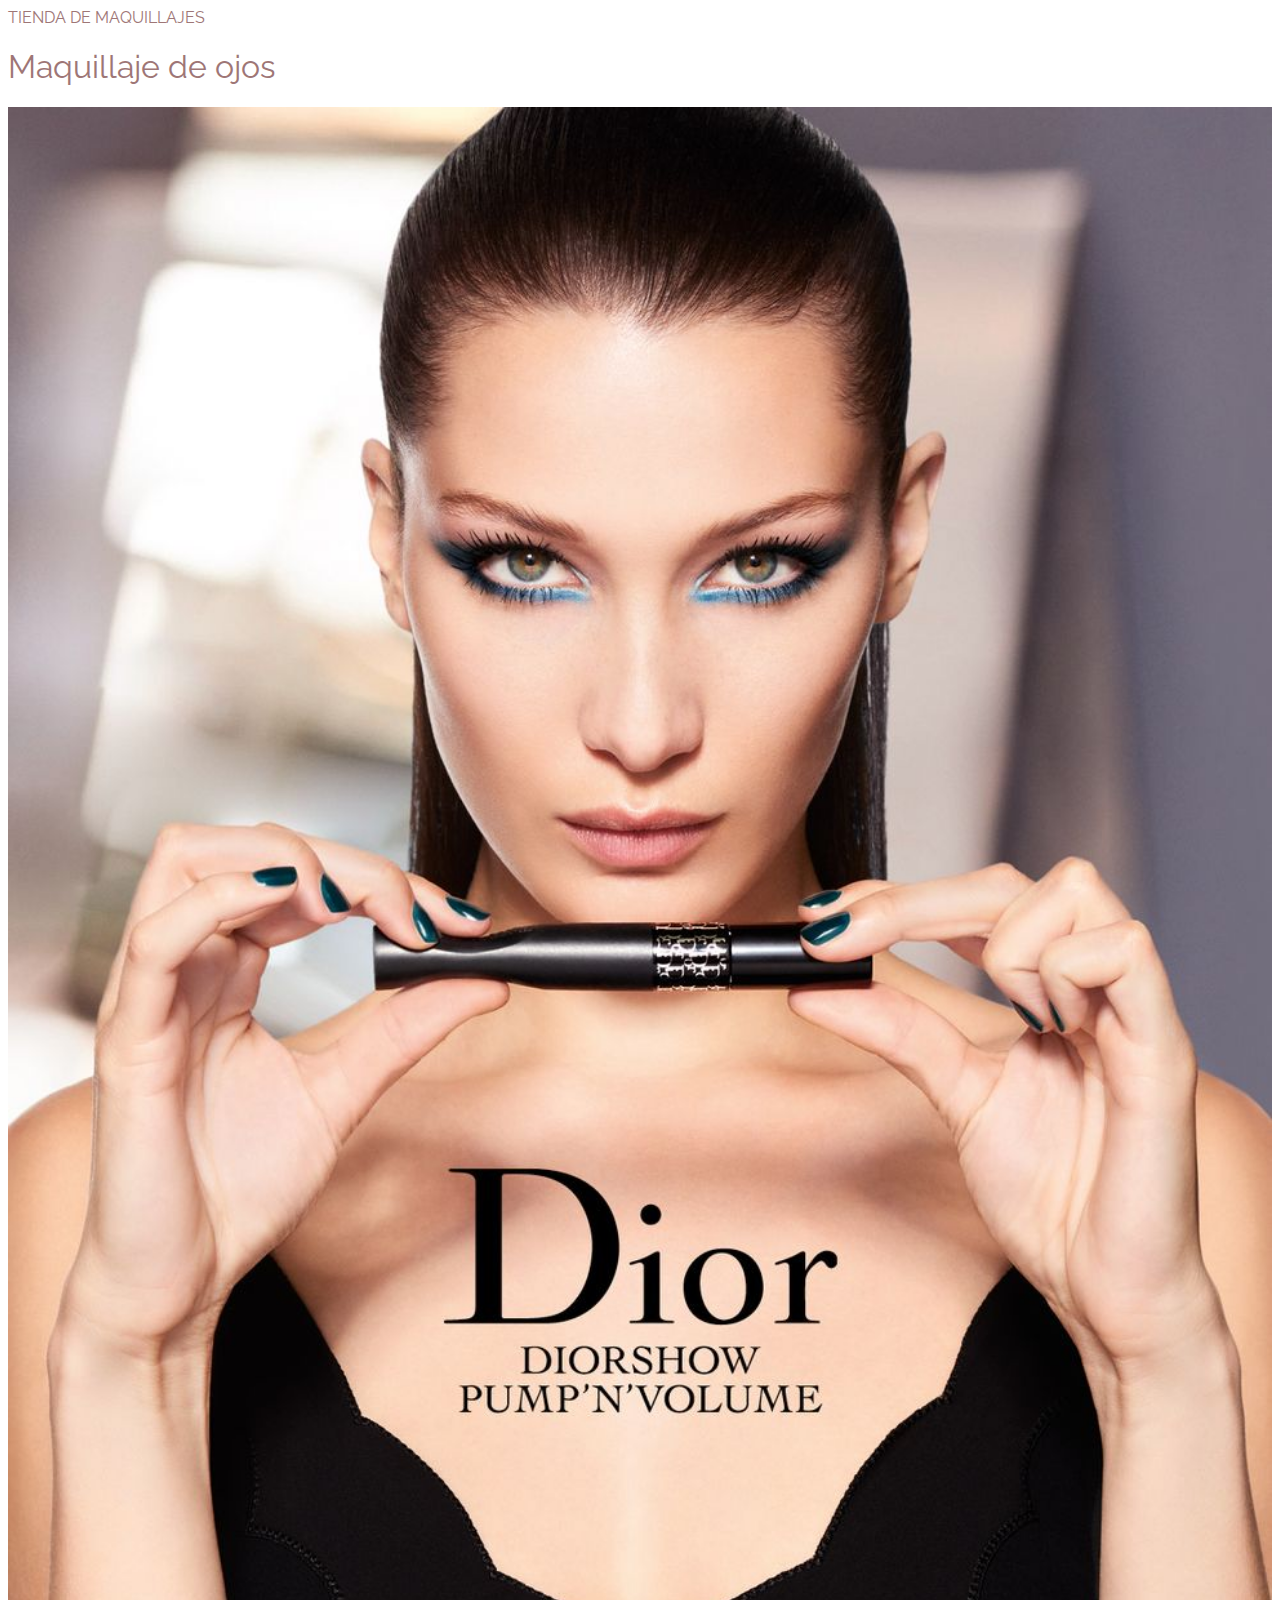
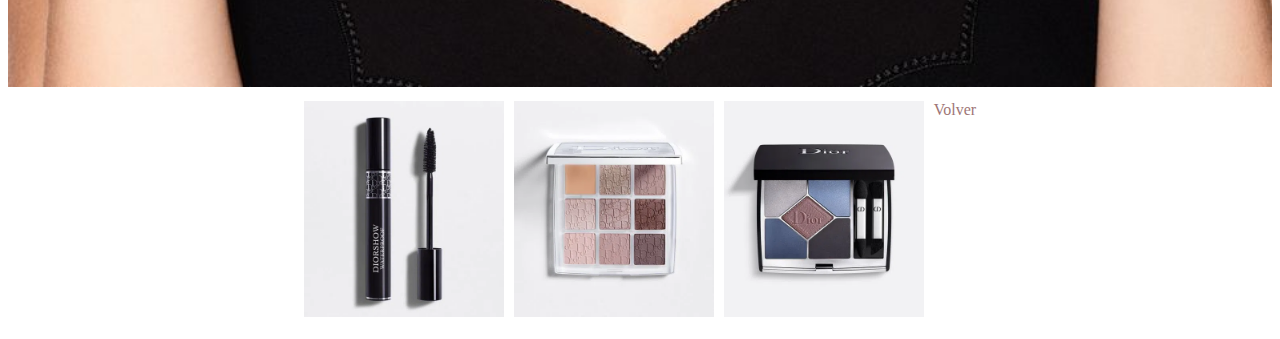
<file: prueba/maquillaje ojos.html>
<!DOCTYPE html>
<html lang="en">
<head>
    <meta charset="UTF-8">
    <meta http-equiv="X-UA-Compatible" content="IE=edge">
    <meta name="viewport" content="width=device-width, initial-scale=1.0">
    <meta name="description" content="Sombras de ojos importadas y en cuotas">
    <meta name="keywords" content="maquillajes, dior, importados, labiales, sombras, bases">
    <link rel="shortcut icon" href="./imagenes/logo dior.png.jpg" type="image/x-icon">
    <link rel="preconnect" href="https://fonts.googleapis.com">
    <link rel="preconnect" href="https://fonts.gstatic.com" crossorigin>
    <link href="https://fonts.googleapis.com/css2?family=Raleway:ital,wght@0,500;1,400&display=swap" rel="stylesheet">
    <link href="https://cdn.jsdelivr.net/npm/bootstrap@5.3.0-alpha2/dist/css/bootstrap.min.css" rel="stylesheet" integrity="sha384-aFq/bzH65dt+w6FI2ooMVUpc+21e0SRygnTpmBvdBgSdnuTN7QbdgL+OapgHtvPp" crossorigin="anonymous">
    <link rel="stylesheet" href="./main.css">

    <title>Maquillaje de ojos</title>

</head>
<div></div>

<body>
    <header 
    class="encabezado">
        TIENDA DE MAQUILLAJES
    </header>
    <div></div>
    <h1 id="ojos"
    class="nombre">Maquillaje de ojos</h1>


    <img src="./imagenes/ojos.jpg" width="100%">

    <div class="muestra">
        <div class="item">
            <img src="./imagenes/ojos_1.webp" alt="mascara-pestanas">
        </div>
        <div class="item">
            <img src="./imagenes/ojos_2.webp" alt="sombras">
        </div>
        <div class="item">
            <img src="./imagenes/sombras.webp" alt="sombras_pigmentadas">
    </div>

    
    <div>
        <a href="/Index.html">Volver</a>
    </div>
    <script src="https://cdn.jsdelivr.net/npm/@popperjs/core@2.11.7/dist/umd/popper.min.js" integrity="sha384-zYPOMqeu1DAVkHiLqWBUTcbYfZ8osu1Nd6Z89ify25QV9guujx43ITvfi12/QExE" crossorigin="anonymous"></script>
    <script src="https://cdn.jsdelivr.net/npm/bootstrap@5.3.0-alpha3/dist/js/bootstrap.min.js" integrity="sha384-Y4oOpwW3duJdCWv5ly8SCFYWqFDsfob/3GkgExXKV4idmbt98QcxXYs9UoXAB7BZ" crossorigin="anonymous"></script>
</body>

</html>
</file>
<file: css/main.css>
.body {
  background-color: rgb(238, 237, 242);
}

.lista {
  width: 200px;
  height: 100px;
  background-color: rgb(238, 237, 242);
  border: 5px dashed rgb(89, 69, 69);
  padding: 25px;
  margin: 50px;
  font-size: medium;
}

.encabezado {
  font-family: "Raleway", sans-serif;
  color: rgb(158, 118, 118);
  width: 25%;
}

.titulo {
  font-family: "Raleway", sans-serif;
  color: rgb(158, 118, 118);
}

.nombre {
  color: rgb(158, 118, 118);
  font-family: "Raleway", sans-serif;
  font-weight: 400;
}

.item_extra {
  color: rgb(158, 118, 118);
  font-family: "Raleway", sans-serif;
  font-weight: 400;
}

.enlaces {
  padding: 10px 20px;
  width: 30vh;
  background-color: rgb(238, 237, 242);
  border-radius: 10px;
}

.listado {
  width: 30%;
  height: 50%;
  background-color: rgb(238, 237, 242);
  border-radius: 20px;
}

.muestra {
  display: flex;
  padding: 10px;
  padding-left: 10px;
  gap: 10px;
  flex-wrap: row;
  justify-content: center;
}

.muestra .item img {
  width: 100%;
  max-width: 200px;
  height: auto;
}

.barra .barra_menu {
  display: flex;
  background-color: rgb(238, 237, 242);
  padding: 10px;
  padding-left: 10px;
  gap: 10px;
  flex-wrap: row wrap;
  justify-content: center;
}

.barra {
  display: grid;
  grid-template-columns: repeat(4, 1fr);
  color: rgb(129, 91, 91);
  font-family: "Raleway", sans-serif;
  font-weight: 400;
  text-decoration: none;
}

a {
  text-decoration: none;
  color: rgb(158, 118, 118);
}

a:hover {
  color: rgb(158, 118, 118);
}

.barra .carritouno {
  background-color: rgb(238, 237, 242);
  grid-column: 1/2;
}

.barra .basesuno {
  background-color: rgb(238, 237, 242);
  grid-column: 2/3;
}

.barra .labialesuno {
  background-color: rgb(238, 237, 242);
  grid-column: 3/4;
}

.barra .ojosuno {
  background-color: rgb(238, 237, 242);
  grid-column: 4/5;
}

@media screen and (max-width: 480px) {
  .barra {
    grid-template-rows: repeat(4, 1fr);
    grid-template-columns: 1fr;
  }
  .barra .carritouno {
    background-color: rgb(238, 237, 242);
    grid-row: 1/2;
    grid-column: 1;
  }
  .barra .basesuno {
    background-color: rgb(238, 237, 242);
    grid-row: 2/3;
    grid-column: 1;
  }
  .barra .labialesuno {
    background-color: rgb(238, 237, 242);
    grid-row: 3/4;
    grid-column: 1;
  }
  .barra .ojosuno {
    background-color: rgb(238, 237, 242);
    grid-row: 4/5;
    grid-column: 1;
  }
}/*# sourceMappingURL=main.css.map */
</file>
<file: prueba/main.css>
.body {
  background-color: rgb(238, 237, 242);
}

.lista {
  width: 200px;
  height: 100px;
  background-color: rgb(238, 237, 242);
  border: 5px dashed rgb(89, 69, 69);
  padding: 25px;
  margin: 50px;
  font-size: medium;
}

.encabezado {
  font-family: "Raleway", sans-serif;
  color: rgb(158, 118, 118);
  width: 25%;
}

.titulo {
  font-family: "Raleway", sans-serif;
  color: rgb(158, 118, 118);
}

.nombre {
  color: rgb(158, 118, 118);
  font-family: "Raleway", sans-serif;
  font-weight: 400;
}

.item_extra {
  color: rgb(158, 118, 118);
  font-family: "Raleway", sans-serif;
  font-weight: 400;
}

.enlaces {
  padding: 10px 20px;
  width: 30vh;
  background-color: rgb(238, 237, 242);
  border-radius: 10px;
}

.listado {
  width: 30%;
  height: 50%;
  background-color: rgb(238, 237, 242);
  border-radius: 20px;
}

.muestra {
  display: flex;
  padding: 10px;
  padding-left: 10px;
  gap: 10px;
  flex-wrap: row;
  justify-content: center;
}

.muestra .item img {
  width: 100%;
  max-width: 200px;
  height: auto;
}

.barra .barra_menu {
  display: flex;
  background-color: rgb(238, 237, 242);
  padding: 10px;
  padding-left: 10px;
  gap: 10px;
  flex-wrap: row wrap;
  justify-content: center;
}

.barra {
  display: grid;
  grid-template-columns: repeat(4, 1fr);
  color: rgb(129, 91, 91);
  font-family: "Raleway", sans-serif;
  font-weight: 400;
  text-decoration: none;
}

a {
  text-decoration: none;
  color: rgb(158, 118, 118);
}

a:hover {
  color: rgb(158, 118, 118);
}

.barra .carritouno {
  background-color: rgb(238, 237, 242);
  grid-column: 1/2;
}

.barra .basesuno {
  background-color: rgb(238, 237, 242);
  grid-column: 2/3;
}

.barra .labialesuno {
  background-color: rgb(238, 237, 242);
  grid-column: 3/4;
}

.barra .ojosuno {
  background-color: rgb(238, 237, 242);
  grid-column: 4/5;
}

@media screen and (max-width: 480px) {
  .barra {
    grid-template-rows: repeat(4, 1fr);
    grid-template-columns: 1fr;
  }
  .barra .carritouno {
    background-color: rgb(238, 237, 242);
    grid-row: 1/2;
    grid-column: 1;
  }
  .barra .basesuno {
    background-color: rgb(238, 237, 242);
    grid-row: 2/3;
    grid-column: 1;
  }
  .barra .labialesuno {
    background-color: rgb(238, 237, 242);
    grid-row: 3/4;
    grid-column: 1;
  }
  .barra .ojosuno {
    background-color: rgb(238, 237, 242);
    grid-row: 4/5;
    grid-column: 1;
  }
}/*# sourceMappingURL=main.css.map */
</file>
